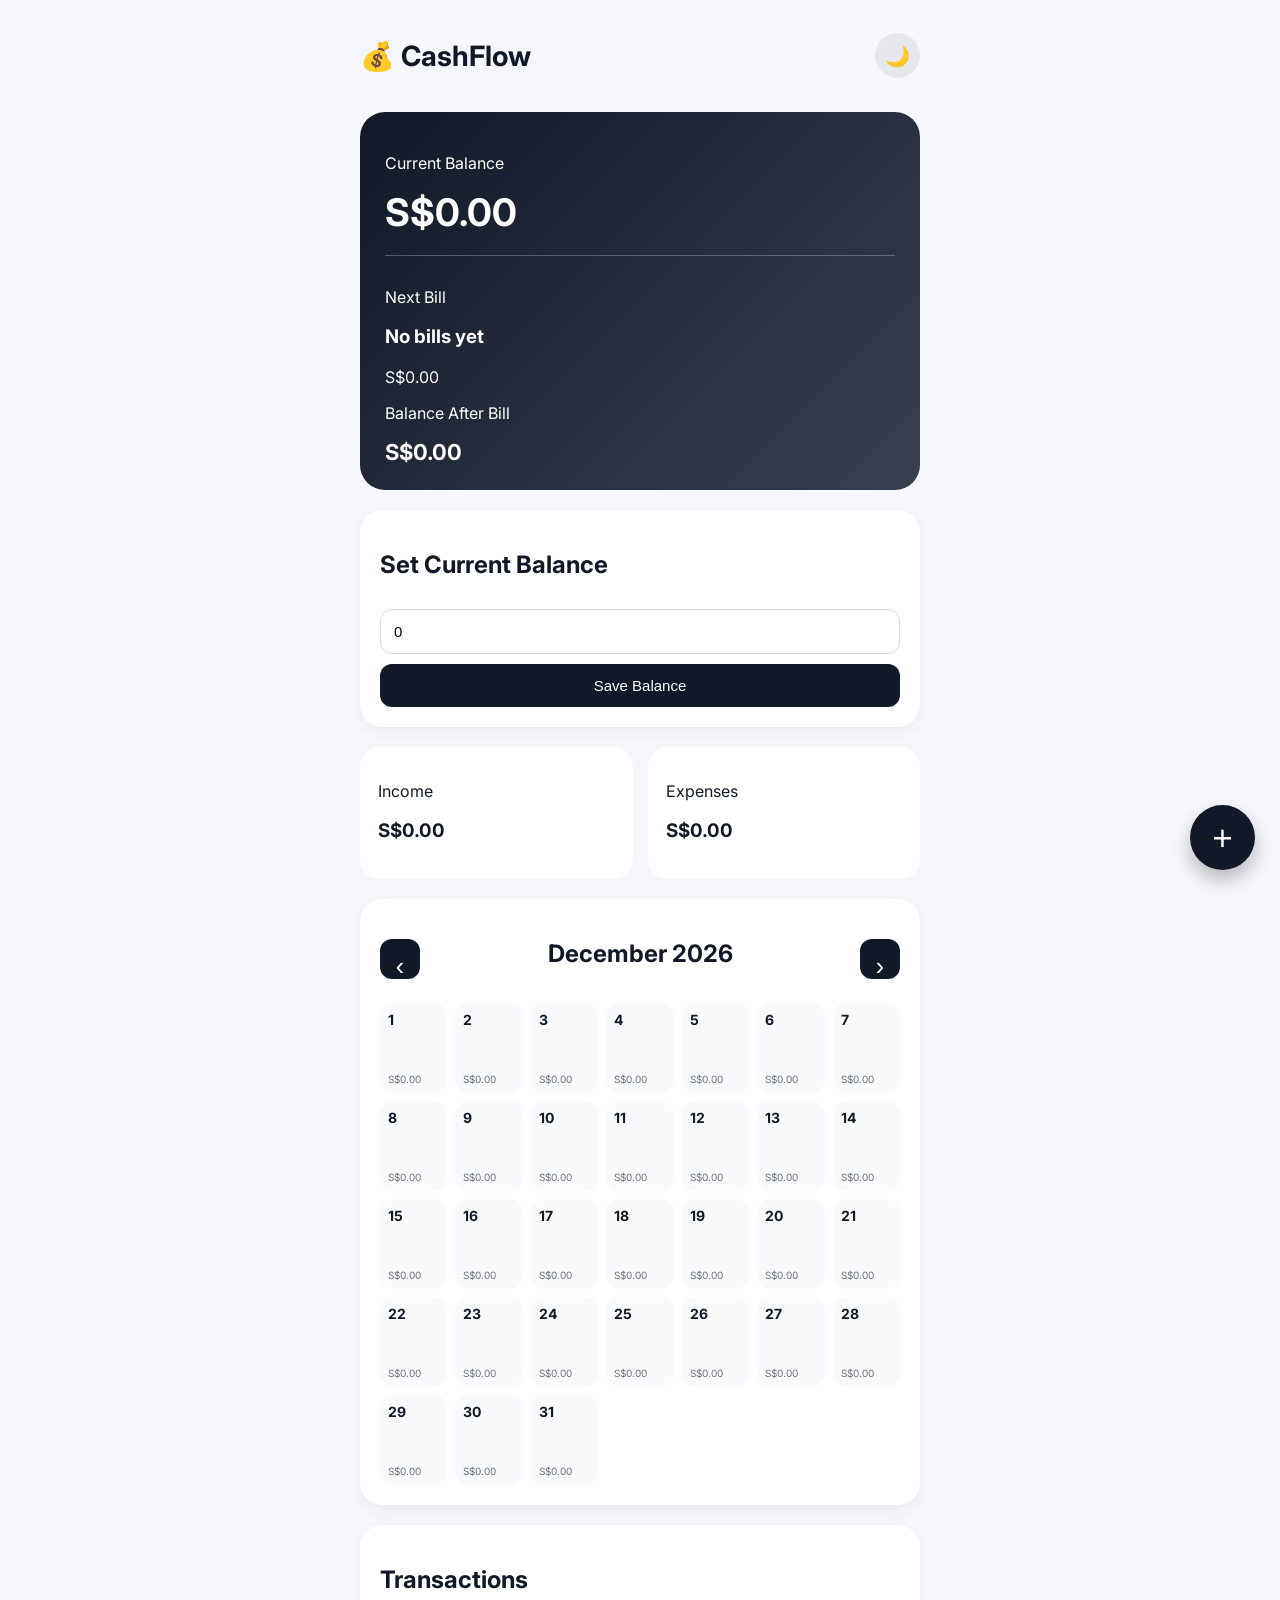
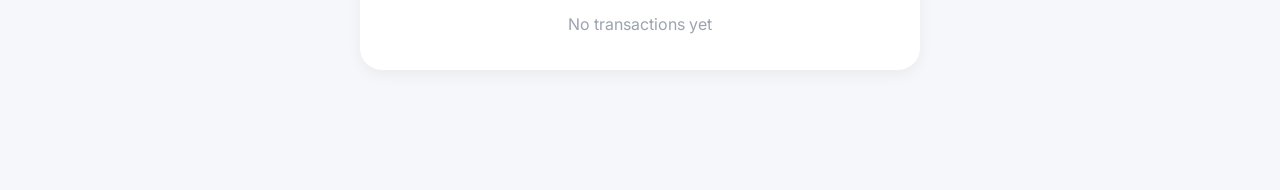
<file: index.html>
<!DOCTYPE html>
<html lang="en">

<head>

<meta charset="UTF-8">

<meta name="viewport" content="width=device-width, initial-scale=1.0">

<title>CashFlow Calendar</title>

<link rel="stylesheet" href="style.css">

</head>


<body>


<div class="app">


<header>

<h1>💰 CashFlow</h1>

<button id="darkToggle">
🌙
</button>

</header>





<section class="balance-card">

<p>Current Balance</p>

<h2 id="balance">
S$0.00
</h2>


<div class="next-bill">

<p>Next Bill</p>

<h3 id="nextBillName">
No bills yet
</h3>

<span id="nextBillAmount">
S$0.00
</span>


<p>Balance After Bill</p>

<strong id="afterBill">
S$0.00
</strong>

</div>

</section>







<section class="card">

<h2>
Set Current Balance
</h2>


<input 
id="startingBalanceInput"
type="number"
placeholder="Example: 1000"
>


<button id="saveBalance">
Save Balance
</button>


</section>








<section class="summary">


<div>

<p>
Income
</p>

<h3 id="incomeTotal">
S$0.00
</h3>

</div>


<div>

<p>
Expenses
</p>

<h3 id="expenseTotal">
S$0.00
</h3>

</div>


</section>








<section class="card">


<div class="calendar-top">


<button id="prevMonth">
‹
</button>


<h2 id="monthTitle">
</h2>


<button id="nextMonth">
›
</button>


</div>



<div id="calendar">

</div>



</section>









<section class="card">


<h2>
Transactions
</h2>


<div id="transactionList">

<p class="empty">
No transactions yet
</p>


</div>


</section>








<button class="floating-add" id="openForm">

+

</button>









<div class="modal" id="modal">


<div class="modal-box">


<h2>
Add Transaction
</h2>




<input 
id="nameInput"
placeholder="Name"
/>





<input 
id="amountInput"
type="number"
placeholder="Amount"
/>





<select id="typeInput">


<option value="income">
Income
</option>


<option value="expense">
Expense
</option>


</select>





<input 
id="dateInput"
type="date"
/>





<label class="check">

<input 
type="checkbox"
id="repeatInput"
>

Repeat monthly

</label>





<button id="saveTransaction">
Save
</button>


<button id="closeForm">
Cancel
</button>



</div>

</div>







<script src="app.js"></script>


</body>

</html>
</file>
<file: style.css>
@import url('https://fonts.googleapis.com/css2?family=Inter:wght@400;500;600;700&display=swap');


* {
    box-sizing: border-box;
}


body {

    margin:0;

    font-family:'Inter', sans-serif;

    background:#f5f7fb;

    color:#111827;

    transition:0.3s;

}



.app {

    max-width:600px;

    margin:auto;

    padding:20px;

    padding-bottom:120px;

}





header {

    display:flex;

    justify-content:space-between;

    align-items:center;

}


header h1 {

    font-size:28px;

}





#darkToggle {

    width:45px;

    height:45px;

    border:none;

    border-radius:50%;

    background:#e5e7eb;

    font-size:20px;

}





.balance-card {

    margin-top:20px;

    background:linear-gradient(
        135deg,
        #111827,
        #374151
    );

    color:white;

    padding:25px;

    border-radius:25px;

}



.balance-card h2 {

    font-size:38px;

    margin:10px 0 20px;

}





.next-bill {

    border-top:1px solid rgba(255,255,255,.25);

    padding-top:15px;

}



.next-bill strong {

    font-size:22px;

}





.card {

    background:white;

    margin-top:20px;

    padding:20px;

    border-radius:22px;

    box-shadow:0 5px 15px rgba(0,0,0,.05);

}





.card input,
.card button,
.modal-box input,
.modal-box select {


    width:100%;

    padding:13px;

    margin-top:10px;

    border-radius:12px;

    border:1px solid #ddd;

    font-size:15px;

}





.card button,
.modal-box button {

    background:#111827;

    color:white;

    border:none;

    cursor:pointer;

}





.summary {

    display:flex;

    gap:15px;

    margin-top:20px;

}



.summary div {

    flex:1;

    background:white;

    padding:18px;

    border-radius:20px;

}





.calendar-top {

    display:flex;

    justify-content:space-between;

    align-items:center;

}



.calendar-top button {

    width:40px;

    height:40px;

    border:none;

    border-radius:12px;

    font-size:25px;

}





#calendar {

    margin-top:15px;

    display:grid;

    grid-template-columns:repeat(7,1fr);

    gap:8px;

}





.day {

    background:#f9fafb;

    border-radius:14px;

    min-height:90px;

    padding:8px;

    font-size:12px;

    display:flex;

    flex-direction:column;

}



.day strong {

    font-size:14px;

}





.income {

    color:#16a34a;

    margin-top:8px;

    font-size:11px;

}



.expense {

    color:#dc2626;

    margin-top:8px;

    font-size:11px;

}



.balance {

    margin-top:auto;

    font-size:10px;

    color:#6b7280;

}





.transaction {

    display:flex;

    justify-content:space-between;

    align-items:center;

    padding:12px 0;

    border-bottom:1px solid #eee;

}



.transaction button {

    border:none;

    background:none;

    font-size:18px;

}





.empty {

    text-align:center;

    color:#9ca3af;

}





.floating-add {

    position:fixed;

    right:25px;

    bottom:30px;

    width:65px;

    height:65px;

    border-radius:50%;

    border:none;

    background:#111827;

    color:white;

    font-size:35px;

    box-shadow:0 10px 20px rgba(0,0,0,.25);

}





.modal {

    display:none;

    position:fixed;

    inset:0;

    background:rgba(0,0,0,.5);

    justify-content:center;

    align-items:center;

}





.modal-box {

    background:white;

    width:90%;

    max-width:400px;

    padding:25px;

    border-radius:25px;

}





.check {

    display:flex;

    align-items:center;

    gap:10px;

    margin-top:15px;

}






/* DARK MODE */


body.dark {

    background:#111827;

    color:white;

}



body.dark .card,
body.dark .summary div,
body.dark .modal-box {

    background:#1f2937;

    color:white;

}



body.dark .day {

    background:#374151;

    color:white;

}



body.dark .balance {

    color:#d1d5db;

}



body.dark input,
body.dark select {

    background:#374151;

    color:white;

    border-color:#4b5563;

}



body.dark #darkToggle {

    background:#374151;

}






@media(max-width:500px){


.app {

    padding:15px;

}



.balance-card h2 {

    font-size:32px;

}



.day {

    min-height:75px;

    font-size:10px;

}


}
</file>
